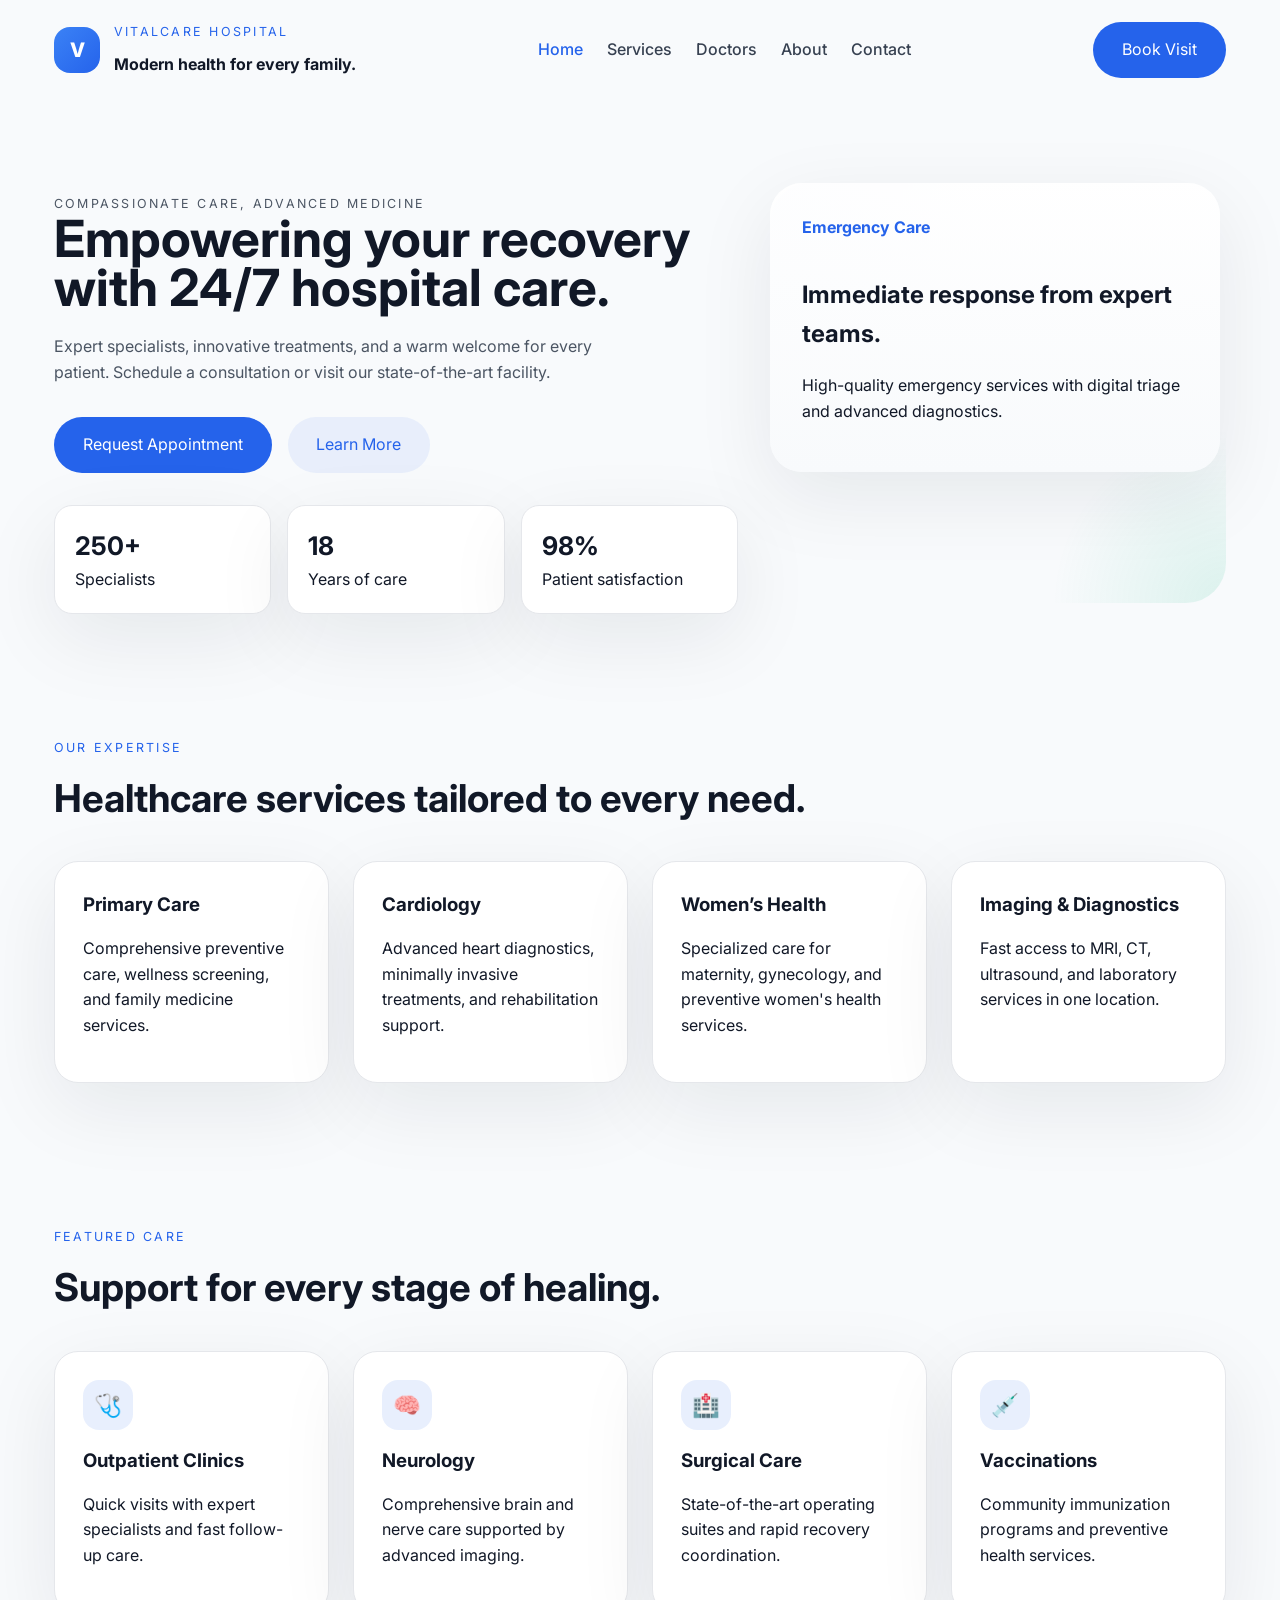
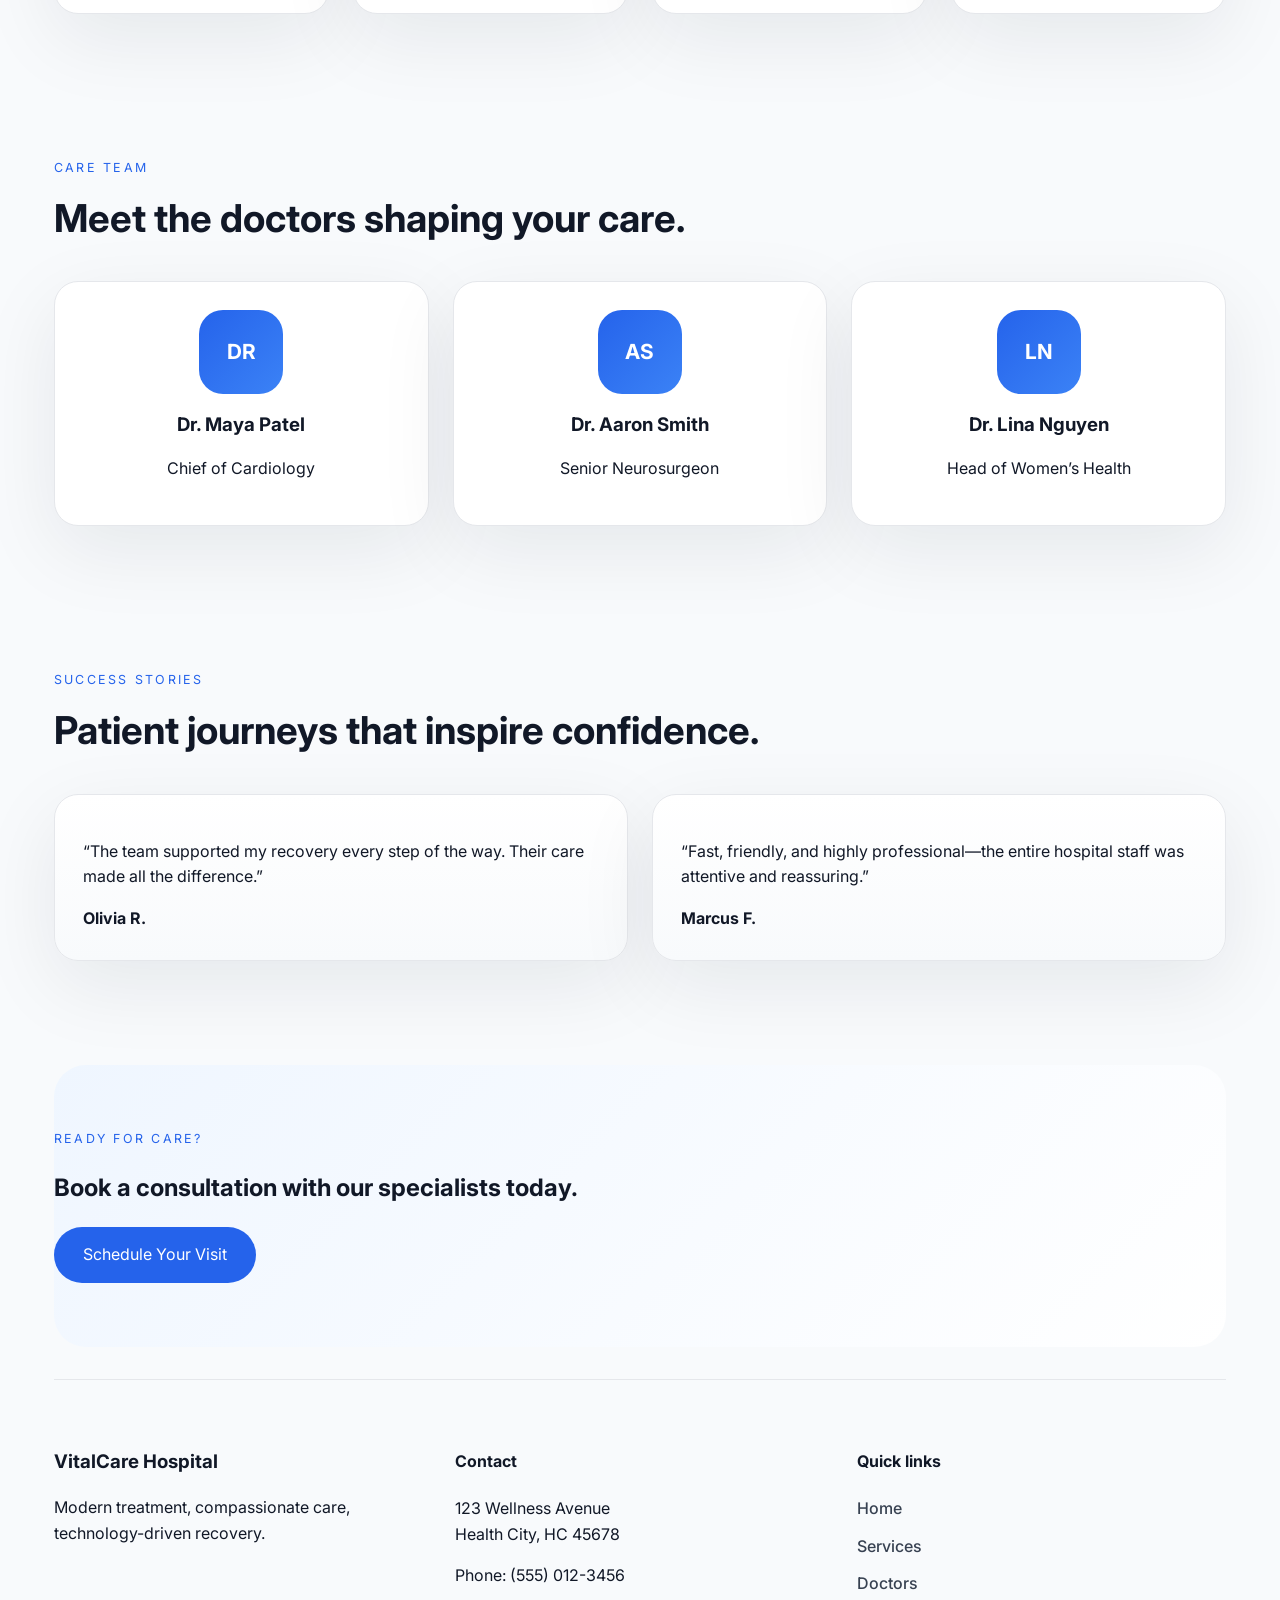
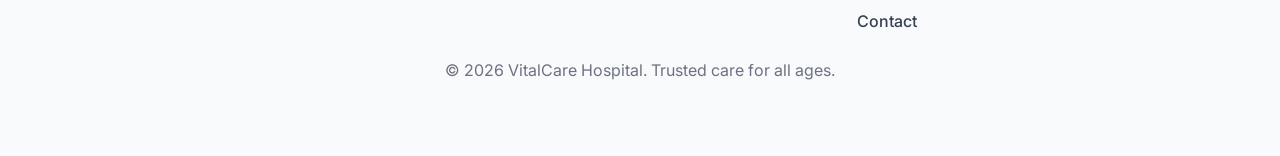
<file: index.html>
<!DOCTYPE html>
<html lang="en">
<head>
  <meta charset="UTF-8" />
  <meta name="viewport" content="width=device-width, initial-scale=1.0" />
  <title>VitalCare Hospital | Modern Health Services</title>
  <link rel="preconnect" href="https://fonts.googleapis.com" />
  <link rel="preconnect" href="https://fonts.gstatic.com" crossorigin />
  <link href="https://fonts.googleapis.com/css2?family=Inter:wght@400;500;600;700;800&display=swap" rel="stylesheet" />
  <link rel="stylesheet" href="css/styles.css" />
</head>
<body>
  <div class="page-shell">
    <header class="site-header">
      <div class="brand">
        <div class="logo-mark">V</div>
        <div>
          <p class="eyebrow">VitalCare Hospital</p>
          <strong>Modern health for every family.</strong>
        </div>
      </div>
      <button class="nav-toggle" aria-label="Toggle navigation">
        <span></span>
        <span></span>
        <span></span>
      </button>
      <nav class="site-nav">
        <a href="index.html" class="active">Home</a>
        <a href="services.html">Services</a>
        <a href="doctors.html">Doctors</a>
        <a href="about.html">About</a>
        <a href="contact.html">Contact</a>
      </nav>
      <a class="button button-primary" href="contact.html">Book Visit</a>
    </header>

    <main>
      <section class="hero-section">
        <div class="hero-copy">
          <p class="eyebrow">Compassionate care, advanced medicine</p>
          <h1>Empowering your recovery with 24/7 hospital care.</h1>
          <p>Expert specialists, innovative treatments, and a warm welcome for every patient. Schedule a consultation or visit our state-of-the-art facility.</p>
          <div class="hero-actions">
            <a class="button button-primary" href="contact.html">Request Appointment</a>
            <a class="button button-secondary" href="about.html">Learn More</a>
          </div>
          <div class="stats-grid">
            <div>
              <strong>250+</strong>
              <span>Specialists</span>
            </div>
            <div>
              <strong>18</strong>
              <span>Years of care</span>
            </div>
            <div>
              <strong>98%</strong>
              <span>Patient satisfaction</span>
            </div>
          </div>
        </div>
        <div class="hero-visual">
          <div class="hero-card">
            <div class="hero-card__tag">Emergency Care</div>
            <h2>Immediate response from expert teams.</h2>
            <p>High-quality emergency services with digital triage and advanced diagnostics.</p>
          </div>
          <div class="hero-pattern"></div>
        </div>
      </section>

      <section class="section section-info">
        <div class="section-heading">
          <p class="eyebrow">Our expertise</p>
          <h2>Healthcare services tailored to every need.</h2>
        </div>
        <div class="feature-grid">
          <article>
            <h3>Primary Care</h3>
            <p>Comprehensive preventive care, wellness screening, and family medicine services.</p>
          </article>
          <article>
            <h3>Cardiology</h3>
            <p>Advanced heart diagnostics, minimally invasive treatments, and rehabilitation support.</p>
          </article>
          <article>
            <h3>Women’s Health</h3>
            <p>Specialized care for maternity, gynecology, and preventive women's health services.</p>
          </article>
          <article>
            <h3>Imaging & Diagnostics</h3>
            <p>Fast access to MRI, CT, ultrasound, and laboratory services in one location.</p>
          </article>
        </div>
      </section>

      <section class="section section-services">
        <div class="section-heading">
          <p class="eyebrow">Featured care</p>
          <h2>Support for every stage of healing.</h2>
        </div>
        <div class="services-grid">
          <article>
            <span class="service-icon">🩺</span>
            <h3>Outpatient Clinics</h3>
            <p>Quick visits with expert specialists and fast follow-up care.</p>
          </article>
          <article>
            <span class="service-icon">🧠</span>
            <h3>Neurology</h3>
            <p>Comprehensive brain and nerve care supported by advanced imaging.</p>
          </article>
          <article>
            <span class="service-icon">🏥</span>
            <h3>Surgical Care</h3>
            <p>State-of-the-art operating suites and rapid recovery coordination.</p>
          </article>
          <article>
            <span class="service-icon">💉</span>
            <h3>Vaccinations</h3>
            <p>Community immunization programs and preventive health services.</p>
          </article>
        </div>
      </section>

      <section class="section section-team">
        <div class="section-heading">
          <p class="eyebrow">Care team</p>
          <h2>Meet the doctors shaping your care.</h2>
        </div>
        <div class="team-grid">
          <article>
            <div class="avatar">DR</div>
            <h3>Dr. Maya Patel</h3>
            <p>Chief of Cardiology</p>
          </article>
          <article>
            <div class="avatar">AS</div>
            <h3>Dr. Aaron Smith</h3>
            <p>Senior Neurosurgeon</p>
          </article>
          <article>
            <div class="avatar">LN</div>
            <h3>Dr. Lina Nguyen</h3>
            <p>Head of Women’s Health</p>
          </article>
        </div>
      </section>

      <section class="section section-testimonials">
        <div class="section-heading">
          <p class="eyebrow">Success stories</p>
          <h2>Patient journeys that inspire confidence.</h2>
        </div>
        <div class="testimonial-grid">
          <article>
            <p>“The team supported my recovery every step of the way. Their care made all the difference.”</p>
            <strong>Olivia R.</strong>
          </article>
          <article>
            <p>“Fast, friendly, and highly professional—the entire hospital staff was attentive and reassuring.”</p>
            <strong>Marcus F.</strong>
          </article>
        </div>
      </section>

      <section class="section section-cta">
        <div>
          <p class="eyebrow">Ready for care?</p>
          <h2>Book a consultation with our specialists today.</h2>
          <a class="button button-primary" href="contact.html">Schedule Your Visit</a>
        </div>
      </section>
    </main>

    <footer class="site-footer">
      <div class="footer-grid">
        <div>
          <h3>VitalCare Hospital</h3>
          <p>Modern treatment, compassionate care, technology-driven recovery.</p>
        </div>
        <div>
          <h4>Contact</h4>
          <p>123 Wellness Avenue<br />Health City, HC 45678</p>
          <p>Phone: (555) 012-3456</p>
        </div>
        <div>
          <h4>Quick links</h4>
          <nav class="footer-nav">
            <a href="index.html">Home</a>
            <a href="services.html">Services</a>
            <a href="doctors.html">Doctors</a>
            <a href="contact.html">Contact</a>
          </nav>
        </div>
      </div>
      <p class="footer-note">© <span id="year"></span> VitalCare Hospital. Trusted care for all ages.</p>
    </footer>
  </div>
  <script src="js/main.js"></script>
</body>
</html>
</file>
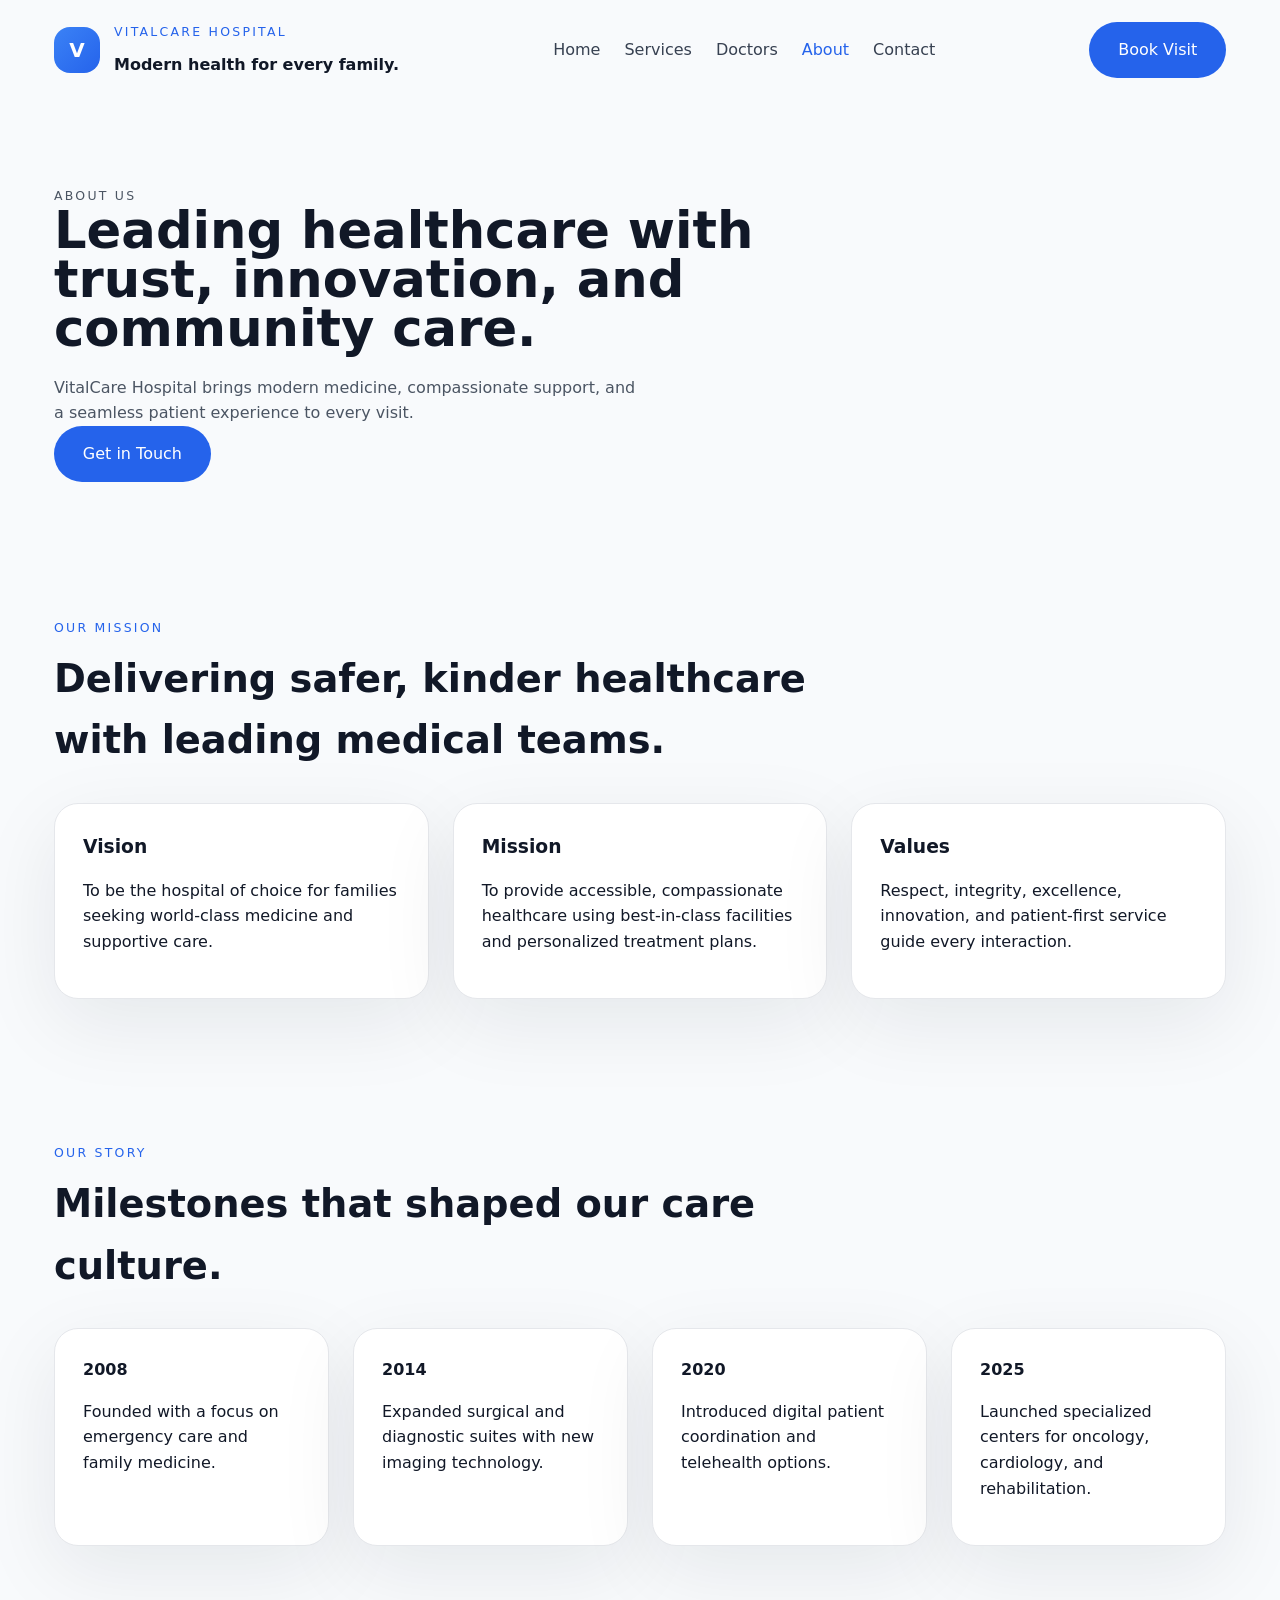
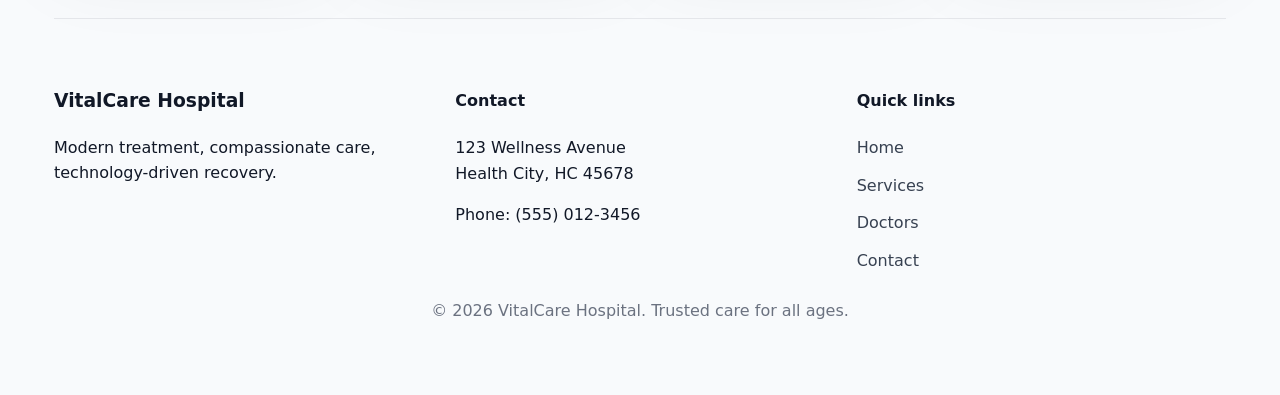
<file: about.html>
<!DOCTYPE html>
<html lang="en">
<head>
  <meta charset="UTF-8" />
  <meta name="viewport" content="width=device-width, initial-scale=1.0" />
  <title>About | VitalCare Hospital</title>
  <link rel="stylesheet" href="css/styles.css" />
</head>
<body>
  <div class="page-shell">
    <header class="site-header">
      <div class="brand">
        <div class="logo-mark">V</div>
        <div>
          <p class="eyebrow">VitalCare Hospital</p>
          <strong>Modern health for every family.</strong>
        </div>
      </div>
      <button class="nav-toggle" aria-label="Toggle navigation">
        <span></span>
        <span></span>
        <span></span>
      </button>
      <nav class="site-nav">
        <a href="index.html">Home</a>
        <a href="services.html">Services</a>
        <a href="doctors.html">Doctors</a>
        <a href="about.html" class="active">About</a>
        <a href="contact.html">Contact</a>
      </nav>
      <a class="button button-primary" href="contact.html">Book Visit</a>
    </header>

    <main>
      <section class="page-hero">
        <div>
          <p class="eyebrow">About us</p>
          <h1>Leading healthcare with trust, innovation, and community care.</h1>
          <p>VitalCare Hospital brings modern medicine, compassionate support, and a seamless patient experience to every visit.</p>
          <a class="button button-primary" href="contact.html">Get in Touch</a>
        </div>
      </section>

      <section class="section section-about">
        <div class="section-heading">
          <p class="eyebrow">Our mission</p>
          <h2>Delivering safer, kinder healthcare with leading medical teams.</h2>
        </div>
        <div class="about-grid">
          <article>
            <h3>Vision</h3>
            <p>To be the hospital of choice for families seeking world-class medicine and supportive care.</p>
          </article>
          <article>
            <h3>Mission</h3>
            <p>To provide accessible, compassionate healthcare using best-in-class facilities and personalized treatment plans.</p>
          </article>
          <article>
            <h3>Values</h3>
            <p>Respect, integrity, excellence, innovation, and patient-first service guide every interaction.</p>
          </article>
        </div>
      </section>

      <section class="section section-timeline">
        <div class="section-heading">
          <p class="eyebrow">Our story</p>
          <h2>Milestones that shaped our care culture.</h2>
        </div>
        <div class="timeline-grid">
          <div>
            <strong>2008</strong>
            <p>Founded with a focus on emergency care and family medicine.</p>
          </div>
          <div>
            <strong>2014</strong>
            <p>Expanded surgical and diagnostic suites with new imaging technology.</p>
          </div>
          <div>
            <strong>2020</strong>
            <p>Introduced digital patient coordination and telehealth options.</p>
          </div>
          <div>
            <strong>2025</strong>
            <p>Launched specialized centers for oncology, cardiology, and rehabilitation.</p>
          </div>
        </div>
      </section>
    </main>

    <footer class="site-footer">
      <div class="footer-grid">
        <div>
          <h3>VitalCare Hospital</h3>
          <p>Modern treatment, compassionate care, technology-driven recovery.</p>
        </div>
        <div>
          <h4>Contact</h4>
          <p>123 Wellness Avenue<br />Health City, HC 45678</p>
          <p>Phone: (555) 012-3456</p>
        </div>
        <div>
          <h4>Quick links</h4>
          <nav class="footer-nav">
            <a href="index.html">Home</a>
            <a href="services.html">Services</a>
            <a href="doctors.html">Doctors</a>
            <a href="contact.html">Contact</a>
          </nav>
        </div>
      </div>
      <p class="footer-note">© <span id="year"></span> VitalCare Hospital. Trusted care for all ages.</p>
    </footer>
  </div>
  <script src="js/main.js"></script>
</body>
</html>
</file>
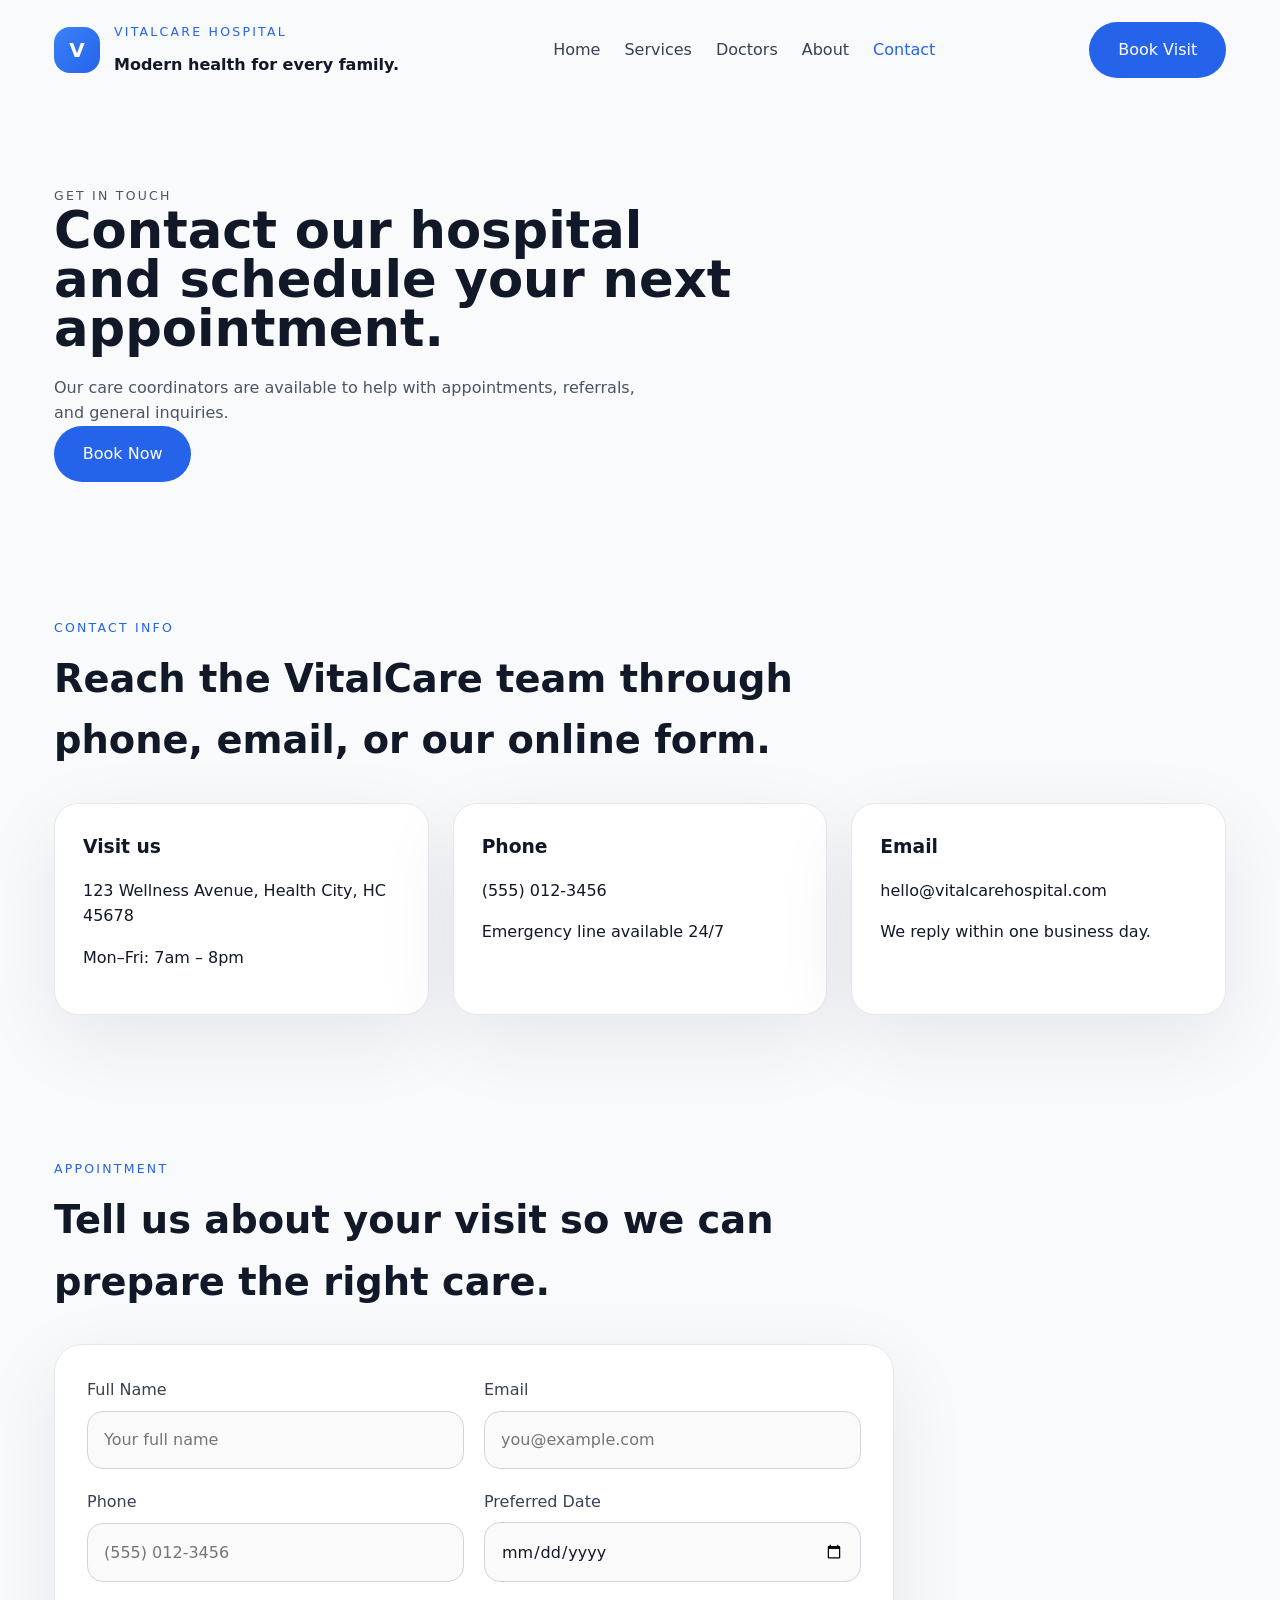
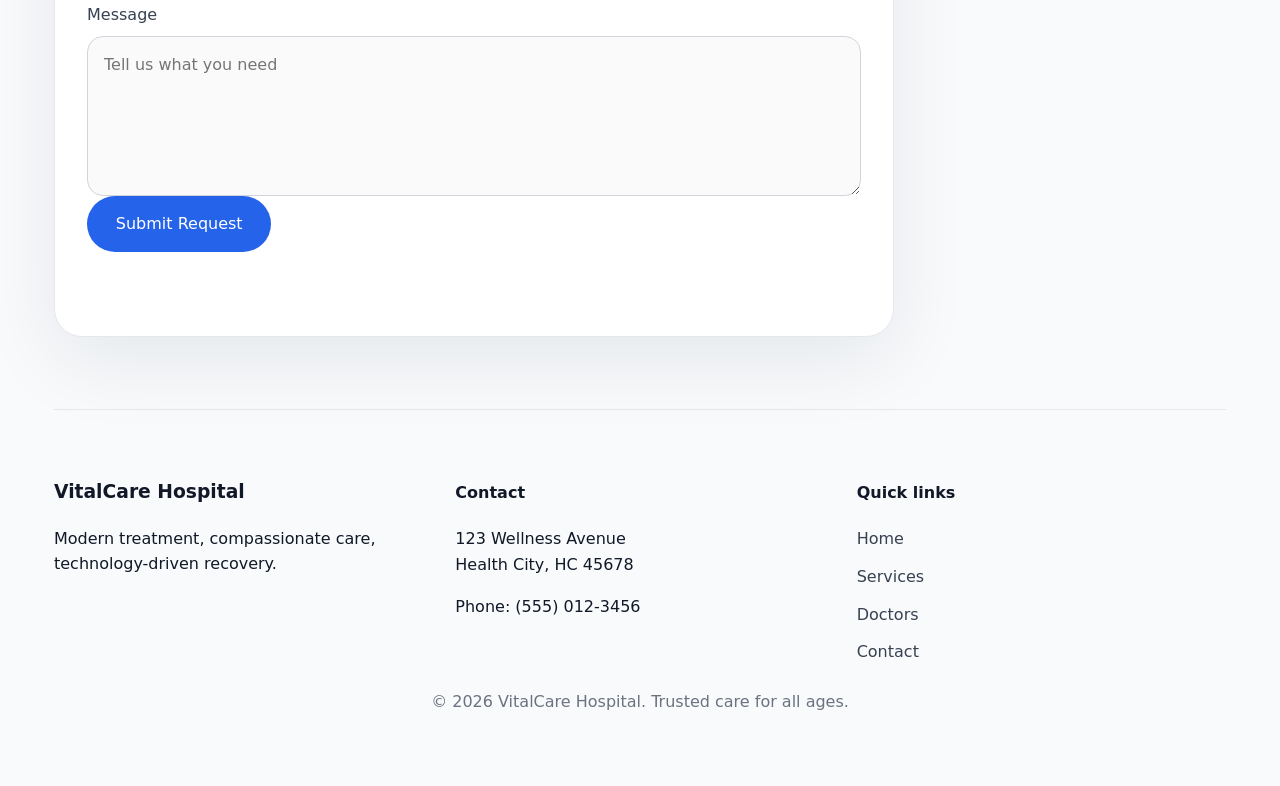
<file: contact.html>
<!DOCTYPE html>
<html lang="en">
<head>
  <meta charset="UTF-8" />
  <meta name="viewport" content="width=device-width, initial-scale=1.0" />
  <title>Contact | VitalCare Hospital</title>
  <link rel="stylesheet" href="css/styles.css" />
</head>
<body>
  <div class="page-shell">
    <header class="site-header">
      <div class="brand">
        <div class="logo-mark">V</div>
        <div>
          <p class="eyebrow">VitalCare Hospital</p>
          <strong>Modern health for every family.</strong>
        </div>
      </div>
      <button class="nav-toggle" aria-label="Toggle navigation">
        <span></span>
        <span></span>
        <span></span>
      </button>
      <nav class="site-nav">
        <a href="index.html">Home</a>
        <a href="services.html">Services</a>
        <a href="doctors.html">Doctors</a>
        <a href="about.html">About</a>
        <a href="contact.html" class="active">Contact</a>
      </nav>
      <a class="button button-primary" href="contact.html">Book Visit</a>
    </header>

    <main>
      <section class="page-hero">
        <div>
          <p class="eyebrow">Get in touch</p>
          <h1>Contact our hospital and schedule your next appointment.</h1>
          <p>Our care coordinators are available to help with appointments, referrals, and general inquiries.</p>
          <a class="button button-primary" href="#appointment-form">Book Now</a>
        </div>
      </section>

      <section class="section section-contact">
        <div class="section-heading">
          <p class="eyebrow">Contact info</p>
          <h2>Reach the VitalCare team through phone, email, or our online form.</h2>
        </div>
        <div class="contact-grid">
          <div class="contact-card">
            <h3>Visit us</h3>
            <p>123 Wellness Avenue, Health City, HC 45678</p>
            <p>Mon–Fri: 7am – 8pm</p>
          </div>
          <div class="contact-card">
            <h3>Phone</h3>
            <p>(555) 012-3456</p>
            <p>Emergency line available 24/7</p>
          </div>
          <div class="contact-card">
            <h3>Email</h3>
            <p>hello@vitalcarehospital.com</p>
            <p>We reply within one business day.</p>
          </div>
        </div>
      </section>

      <section class="section section-appointment" id="appointment-form">
        <div class="section-heading">
          <p class="eyebrow">Appointment</p>
          <h2>Tell us about your visit so we can prepare the right care.</h2>
        </div>
        <form class="form-card" id="contact-form">
          <div class="form-grid">
            <label>
              Full Name
              <input type="text" name="name" placeholder="Your full name" required />
            </label>
            <label>
              Email
              <input type="email" name="email" placeholder="you@example.com" required />
            </label>
            <label>
              Phone
              <input type="tel" name="phone" placeholder="(555) 012-3456" required />
            </label>
            <label>
              Preferred Date
              <input type="date" name="date" required />
            </label>
            <label class="full-width">
              Message
              <textarea name="message" rows="5" placeholder="Tell us what you need" required></textarea>
            </label>
          </div>
          <button class="button button-primary" type="submit">Submit Request</button>
          <p id="form-message" class="form-message" aria-live="polite"></p>
        </form>
      </section>
    </main>

    <footer class="site-footer">
      <div class="footer-grid">
        <div>
          <h3>VitalCare Hospital</h3>
          <p>Modern treatment, compassionate care, technology-driven recovery.</p>
        </div>
        <div>
          <h4>Contact</h4>
          <p>123 Wellness Avenue<br />Health City, HC 45678</p>
          <p>Phone: (555) 012-3456</p>
        </div>
        <div>
          <h4>Quick links</h4>
          <nav class="footer-nav">
            <a href="index.html">Home</a>
            <a href="services.html">Services</a>
            <a href="doctors.html">Doctors</a>
            <a href="contact.html">Contact</a>
          </nav>
        </div>
      </div>
      <p class="footer-note">© <span id="year"></span> VitalCare Hospital. Trusted care for all ages.</p>
    </footer>
  </div>
  <script src="js/main.js"></script>
</body>
</html>
</file>
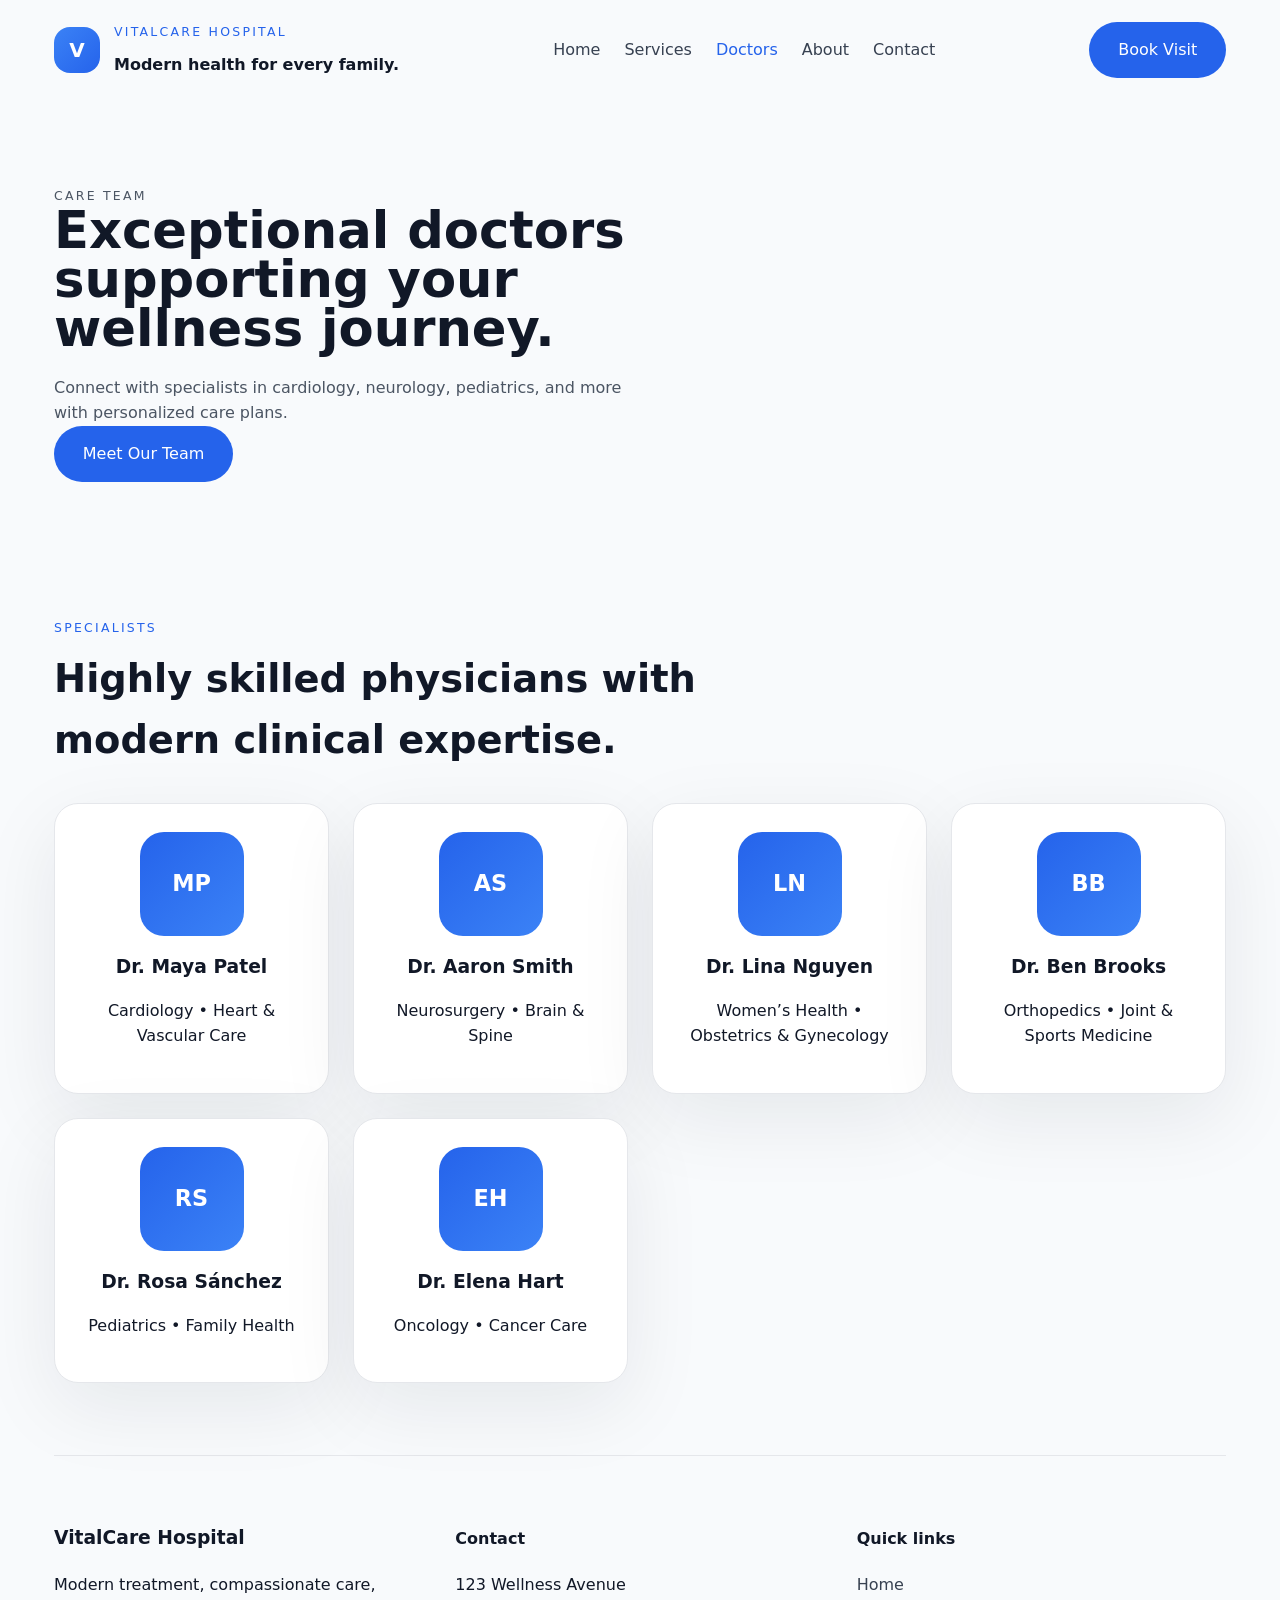
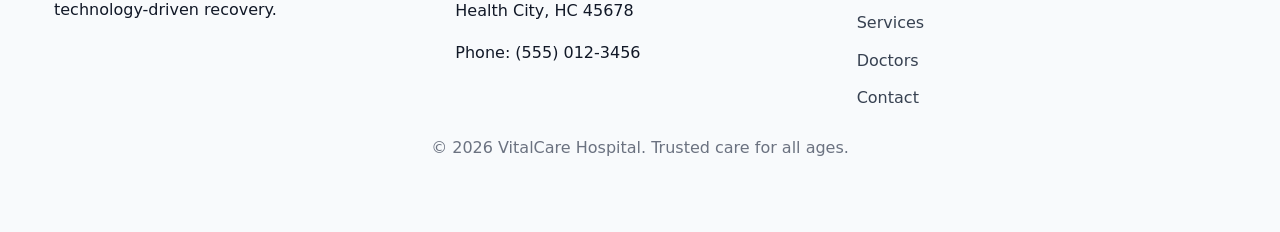
<file: doctors.html>
<!DOCTYPE html>
<html lang="en">
<head>
  <meta charset="UTF-8" />
  <meta name="viewport" content="width=device-width, initial-scale=1.0" />
  <title>Doctors | VitalCare Hospital</title>
  <link rel="stylesheet" href="css/styles.css" />
</head>
<body>
  <div class="page-shell">
    <header class="site-header">
      <div class="brand">
        <div class="logo-mark">V</div>
        <div>
          <p class="eyebrow">VitalCare Hospital</p>
          <strong>Modern health for every family.</strong>
        </div>
      </div>
      <button class="nav-toggle" aria-label="Toggle navigation">
        <span></span>
        <span></span>
        <span></span>
      </button>
      <nav class="site-nav">
        <a href="index.html">Home</a>
        <a href="services.html">Services</a>
        <a href="doctors.html" class="active">Doctors</a>
        <a href="about.html">About</a>
        <a href="contact.html">Contact</a>
      </nav>
      <a class="button button-primary" href="contact.html">Book Visit</a>
    </header>

    <main>
      <section class="page-hero">
        <div>
          <p class="eyebrow">Care team</p>
          <h1>Exceptional doctors supporting your wellness journey.</h1>
          <p>Connect with specialists in cardiology, neurology, pediatrics, and more with personalized care plans.</p>
          <a class="button button-primary" href="contact.html">Meet Our Team</a>
        </div>
      </section>

      <section class="section section-team-list">
        <div class="section-heading">
          <p class="eyebrow">Specialists</p>
          <h2>Highly skilled physicians with modern clinical expertise.</h2>
        </div>
        <div class="team-grid team-profile-grid">
          <article>
            <div class="avatar large">MP</div>
            <h3>Dr. Maya Patel</h3>
            <p>Cardiology • Heart & Vascular Care</p>
          </article>
          <article>
            <div class="avatar large">AS</div>
            <h3>Dr. Aaron Smith</h3>
            <p>Neurosurgery • Brain & Spine</p>
          </article>
          <article>
            <div class="avatar large">LN</div>
            <h3>Dr. Lina Nguyen</h3>
            <p>Women’s Health • Obstetrics & Gynecology</p>
          </article>
          <article>
            <div class="avatar large">BB</div>
            <h3>Dr. Ben Brooks</h3>
            <p>Orthopedics • Joint & Sports Medicine</p>
          </article>
          <article>
            <div class="avatar large">RS</div>
            <h3>Dr. Rosa Sánchez</h3>
            <p>Pediatrics • Family Health</p>
          </article>
          <article>
            <div class="avatar large">EH</div>
            <h3>Dr. Elena Hart</h3>
            <p>Oncology • Cancer Care</p>
          </article>
        </div>
      </section>
    </main>

    <footer class="site-footer">
      <div class="footer-grid">
        <div>
          <h3>VitalCare Hospital</h3>
          <p>Modern treatment, compassionate care, technology-driven recovery.</p>
        </div>
        <div>
          <h4>Contact</h4>
          <p>123 Wellness Avenue<br />Health City, HC 45678</p>
          <p>Phone: (555) 012-3456</p>
        </div>
        <div>
          <h4>Quick links</h4>
          <nav class="footer-nav">
            <a href="index.html">Home</a>
            <a href="services.html">Services</a>
            <a href="doctors.html">Doctors</a>
            <a href="contact.html">Contact</a>
          </nav>
        </div>
      </div>
      <p class="footer-note">© <span id="year"></span> VitalCare Hospital. Trusted care for all ages.</p>
    </footer>
  </div>
  <script src="js/main.js"></script>
</body>
</html>
</file>
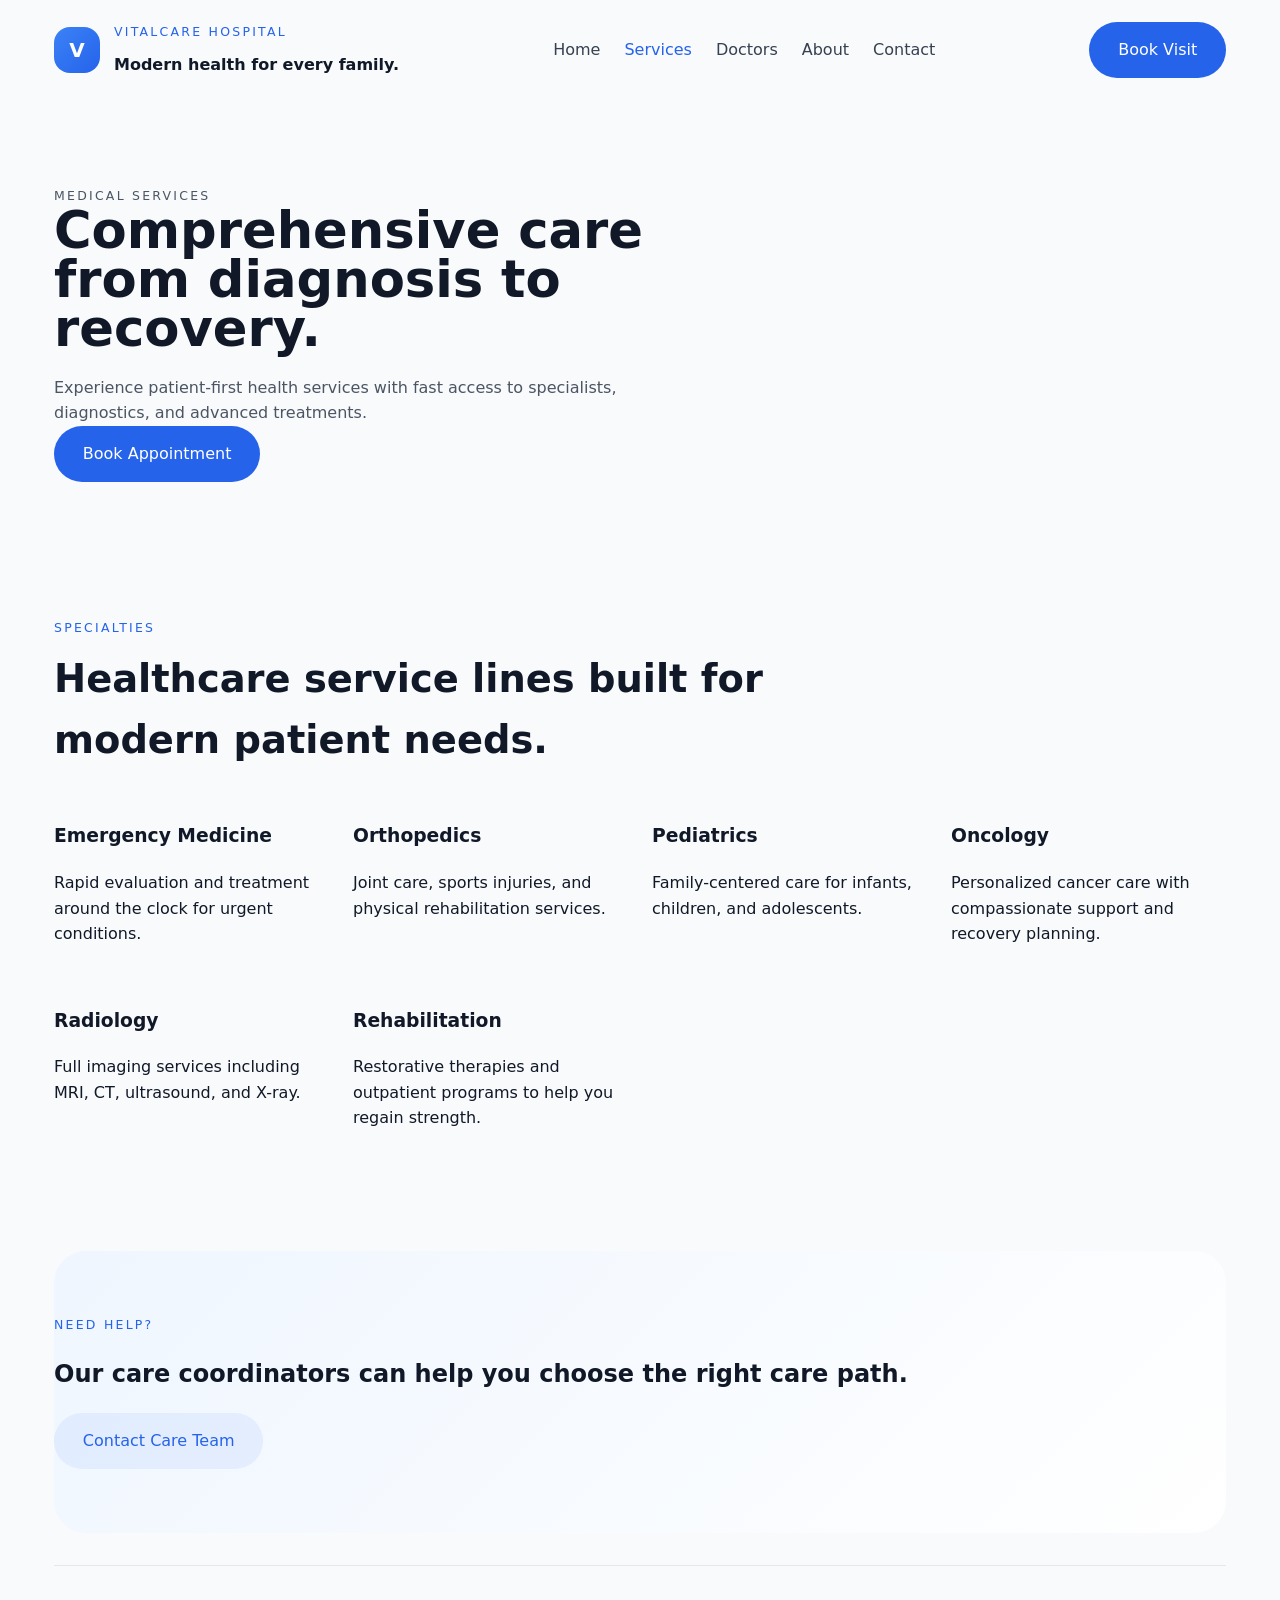
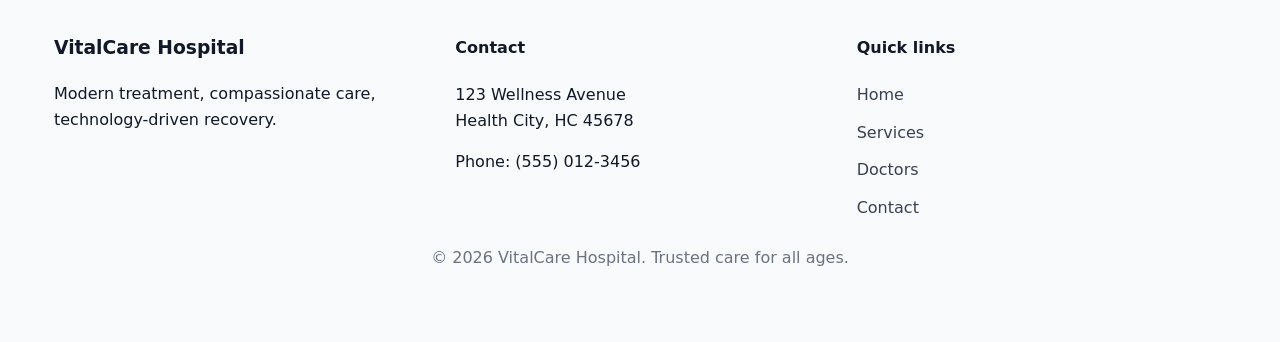
<file: services.html>
<!DOCTYPE html>
<html lang="en">
<head>
  <meta charset="UTF-8" />
  <meta name="viewport" content="width=device-width, initial-scale=1.0" />
  <title>Services | VitalCare Hospital</title>
  <link rel="stylesheet" href="css/styles.css" />
</head>
<body>
  <div class="page-shell">
    <header class="site-header">
      <div class="brand">
        <div class="logo-mark">V</div>
        <div>
          <p class="eyebrow">VitalCare Hospital</p>
          <strong>Modern health for every family.</strong>
        </div>
      </div>
      <button class="nav-toggle" aria-label="Toggle navigation">
        <span></span>
        <span></span>
        <span></span>
      </button>
      <nav class="site-nav">
        <a href="index.html">Home</a>
        <a href="services.html" class="active">Services</a>
        <a href="doctors.html">Doctors</a>
        <a href="about.html">About</a>
        <a href="contact.html">Contact</a>
      </nav>
      <a class="button button-primary" href="contact.html">Book Visit</a>
    </header>

    <main>
      <section class="page-hero">
        <div>
          <p class="eyebrow">Medical services</p>
          <h1>Comprehensive care from diagnosis to recovery.</h1>
          <p>Experience patient-first health services with fast access to specialists, diagnostics, and advanced treatments.</p>
          <a class="button button-primary" href="contact.html">Book Appointment</a>
        </div>
      </section>

      <section class="section section-services-list">
        <div class="section-heading">
          <p class="eyebrow">Specialties</p>
          <h2>Healthcare service lines built for modern patient needs.</h2>
        </div>
        <div class="service-details-grid">
          <article>
            <h3>Emergency Medicine</h3>
            <p>Rapid evaluation and treatment around the clock for urgent conditions.</p>
          </article>
          <article>
            <h3>Orthopedics</h3>
            <p>Joint care, sports injuries, and physical rehabilitation services.</p>
          </article>
          <article>
            <h3>Pediatrics</h3>
            <p>Family-centered care for infants, children, and adolescents.</p>
          </article>
          <article>
            <h3>Oncology</h3>
            <p>Personalized cancer care with compassionate support and recovery planning.</p>
          </article>
          <article>
            <h3>Radiology</h3>
            <p>Full imaging services including MRI, CT, ultrasound, and X-ray.</p>
          </article>
          <article>
            <h3>Rehabilitation</h3>
            <p>Restorative therapies and outpatient programs to help you regain strength.</p>
          </article>
        </div>
      </section>

      <section class="section section-cta-alt">
        <div>
          <p class="eyebrow">Need help?</p>
          <h2>Our care coordinators can help you choose the right care path.</h2>
          <a class="button button-secondary" href="contact.html">Contact Care Team</a>
        </div>
      </section>
    </main>

    <footer class="site-footer">
      <div class="footer-grid">
        <div>
          <h3>VitalCare Hospital</h3>
          <p>Modern treatment, compassionate care, technology-driven recovery.</p>
        </div>
        <div>
          <h4>Contact</h4>
          <p>123 Wellness Avenue<br />Health City, HC 45678</p>
          <p>Phone: (555) 012-3456</p>
        </div>
        <div>
          <h4>Quick links</h4>
          <nav class="footer-nav">
            <a href="index.html">Home</a>
            <a href="services.html">Services</a>
            <a href="doctors.html">Doctors</a>
            <a href="contact.html">Contact</a>
          </nav>
        </div>
      </div>
      <p class="footer-note">© <span id="year"></span> VitalCare Hospital. Trusted care for all ages.</p>
    </footer>
  </div>
  <script src="js/main.js"></script>
</body>
</html>
</file>
<file: css/styles.css>
:root {
  color-scheme: light;
  font-family: 'Inter', system-ui, -apple-system, BlinkMacSystemFont, 'Segoe UI', sans-serif;
  font-size: 16px;
  line-height: 1.6;
  color: #111827;
  background: #f8fafc;
  --bg: #f8fafc;
  --surface: #ffffff;
  --surface-strong: #111827;
  --primary: #2563eb;
  --primary-light: #e0f2fe;
  --muted: #6b7280;
  --border: #e5e7eb;
  --shadow: 0 24px 80px rgba(15, 23, 42, 0.08);
}

* {
  box-sizing: border-box;
}

html {
  scroll-behavior: smooth;
}

body {
  margin: 0;
  min-height: 100vh;
  background: var(--bg);
}

img,
svg {
  max-width: 100%;
}

button,
input,
textarea {
  font: inherit;
}

.page-shell {
  max-width: 1220px;
  margin: 0 auto;
  padding: 0 24px 48px;
}

.site-header {
  position: sticky;
  top: 0;
  z-index: 20;
  display: flex;
  align-items: center;
  justify-content: space-between;
  gap: 1rem;
  padding: 22px 0;
  background: rgba(248, 250, 252, 0.95);
  backdrop-filter: blur(16px);
}

.brand {
  display: inline-flex;
  align-items: center;
  gap: 14px;
}

.logo-mark {
  width: 46px;
  height: 46px;
  display: grid;
  place-items: center;
  border-radius: 16px;
  background: linear-gradient(135deg, #3b82f6, #2563eb);
  color: white;
  font-size: 1.25rem;
  font-weight: 800;
}

.eyebrow {
  margin: 0 0 10px;
  color: var(--primary);
  text-transform: uppercase;
  letter-spacing: 0.18em;
  font-size: 0.78rem;
}

.site-nav {
  display: flex;
  gap: 1.5rem;
  align-items: center;
}

.site-nav a,
.footer-nav a {
  color: #374151;
  text-decoration: none;
  font-weight: 500;
}

.site-nav a.active,
.site-nav a:hover {
  color: var(--primary);
}

.button {
  display: inline-flex;
  align-items: center;
  justify-content: center;
  border: 0;
  border-radius: 999px;
  padding: 0.95rem 1.8rem;
  text-decoration: none;
  cursor: pointer;
  transition: transform 0.2s ease, background-color 0.2s ease, color 0.2s ease;
}

.button:hover {
  transform: translateY(-1px);
}

.button-primary {
  color: white;
  background: var(--primary);
}

.button-secondary {
  color: var(--primary);
  background: rgba(37, 99, 235, 0.08);
}

.hero-section,
.page-hero {
  padding: 72px 0 52px;
}

.hero-section {
  display: grid;
  gap: 2rem;
  grid-template-columns: 1.2fr 0.8fr;
  align-items: center;
}

.hero-copy h1,
.page-hero h1 {
  margin: 0;
  font-size: clamp(2.6rem, 4vw, 4.6rem);
  line-height: 0.95;
}

.hero-copy p,
.page-hero p {
  max-width: 58ch;
  color: #4b5563;
  margin: 1.4rem 0 0;
}

.hero-actions {
  display: flex;
  flex-wrap: wrap;
  gap: 1rem;
  margin: 2rem 0;
}

.stats-grid {
  display: grid;
  grid-template-columns: repeat(3, minmax(0, 1fr));
  gap: 1rem;
  margin-top: 2rem;
}

.stats-grid div {
  background: #ffffff;
  border: 1px solid var(--border);
  border-radius: 18px;
  padding: 1.25rem;
  box-shadow: var(--shadow);
}

.stats-grid strong {
  display: block;
  font-size: 1.6rem;
  color: #111827;
}

.hero-visual {
  position: relative;
  min-height: 420px;
}

.hero-card {
  position: relative;
  z-index: 2;
  width: min(100%, 450px);
  padding: 2rem;
  border-radius: 32px;
  background: linear-gradient(180deg, rgba(255,255,255,0.96), #f8fafc 100%);
  box-shadow: var(--shadow);
}

.hero-card__tag {
  display: inline-flex;
  align-items: center;
  gap: 0.5rem;
  margin-bottom: 1rem;
  color: var(--primary);
  font-weight: 700;
}

.hero-pattern {
  position: absolute;
  inset: 0;
  background: radial-gradient(circle at top left, rgba(37, 99, 235, 0.16), transparent 32%),
              radial-gradient(circle at bottom right, rgba(16, 185, 129, 0.12), transparent 28%);
  border-radius: 40px;
}

.section {
  padding: 72px 0;
}

.section-heading {
  max-width: 760px;
  margin-bottom: 2rem;
}

.section-heading h2 {
  font-size: clamp(2rem, 3vw, 3rem);
  margin: 0.5rem 0 0;
}

.feature-grid,
.services-grid,
.team-grid,
.testimonial-grid,
.contact-grid,
.about-grid,
.timeline-grid,
.service-details-grid {
  display: grid;
  gap: 1.5rem;
}

.feature-grid {
  grid-template-columns: repeat(auto-fit, minmax(220px, 1fr));
}

.feature-grid article,
.services-grid article,
.team-grid article,
.testimonial-grid article,
.contact-card,
.about-grid article,
.timeline-grid div {
  padding: 1.75rem;
  border-radius: 24px;
  background: white;
  border: 1px solid var(--border);
  box-shadow: var(--shadow);
}

.feature-grid h3,
.services-grid h3,
.team-grid h3,
.about-grid h3,
.contact-card h3,
.timeline-grid strong {
  margin: 0 0 0.75rem;
}

.services-grid {
  grid-template-columns: repeat(auto-fit, minmax(220px, 1fr));
}

.service-icon {
  display: inline-flex;
  width: 50px;
  height: 50px;
  border-radius: 16px;
  align-items: center;
  justify-content: center;
  background: rgba(37, 99, 235, 0.1);
  font-size: 1.4rem;
  margin-bottom: 1rem;
}

.team-grid {
  grid-template-columns: repeat(auto-fit, minmax(220px, 1fr));
}

.team-grid article {
  text-align: center;
}

.avatar {
  width: 84px;
  height: 84px;
  margin: 0 auto 1rem;
  border-radius: 24px;
  display: grid;
  place-items: center;
  color: white;
  background: linear-gradient(135deg, #2563eb, #3b82f6);
  font-size: 1.3rem;
  font-weight: 700;
}

.avatar.large {
  width: 104px;
  height: 104px;
  font-size: 1.4rem;
}

.testimonial-grid {
  grid-template-columns: repeat(auto-fit, minmax(240px, 1fr));
}

.testimonial-grid article {
  background: linear-gradient(180deg, #ffffff, #f8fafc);
}

.section-cta,
.section-cta-alt {
  padding: 64px 0;
  background: linear-gradient(135deg, #eff6ff, #ffffff);
  border-radius: 32px;
  margin: 2rem 0;
}

.section-cta div,
.section-cta-alt div {
  max-width: 860px;
}

.section-about .about-grid {
  grid-template-columns: repeat(auto-fit, minmax(220px, 1fr));
}

.timeline-grid {
  grid-template-columns: repeat(auto-fit, minmax(200px, 1fr));
}

.page-hero {
  padding: 64px 0;
}

.page-hero div {
  max-width: 700px;
}

.section-services-list .service-details-grid {
  grid-template-columns: repeat(auto-fit, minmax(240px, 1fr));
}

.section-contact .contact-grid {
  grid-template-columns: repeat(auto-fit, minmax(220px, 1fr));
}

.form-card {
  background: white;
  padding: 2rem;
  border-radius: 28px;
  border: 1px solid var(--border);
  box-shadow: var(--shadow);
  max-width: 840px;
}

.form-grid {
  display: grid;
  gap: 1.25rem;
  grid-template-columns: repeat(2, minmax(0, 1fr));
}

label {
  display: grid;
  gap: 0.5rem;
  color: #374151;
  font-weight: 500;
}

input,
textarea {
  width: 100%;
  border: 1px solid #d1d5db;
  border-radius: 16px;
  padding: 0.95rem 1rem;
  background: #fafafa;
  color: #111827;
}

input:focus,
textarea:focus {
  outline: 2px solid rgba(37, 99, 235, 0.25);
  outline-offset: 2px;
}

.full-width {
  grid-column: 1 / -1;
}

.form-message {
  margin-top: 1rem;
  color: #166534;
  min-height: 1.25rem;
}

.site-footer {
  border-top: 1px solid #e5e7eb;
  padding: 48px 0 24px;
}

.footer-grid {
  display: grid;
  grid-template-columns: repeat(auto-fit, minmax(180px, 1fr));
  gap: 2rem;
  margin-bottom: 1.5rem;
}

.footer-nav {
  display: grid;
  gap: 0.75rem;
}

.footer-note {
  margin: 0;
  color: #6b7280;
  text-align: center;
}

.nav-toggle {
  display: none;
  width: 48px;
  height: 48px;
  border: none;
  background: transparent;
  cursor: pointer;
  flex-direction: column;
  justify-content: center;
  gap: 8px;
}

.nav-toggle span {
  display: block;
  width: 100%;
  height: 3px;
  border-radius: 999px;
  background: #111827;
}

@media (max-width: 980px) {
  .hero-section {
    grid-template-columns: 1fr;
  }

  .site-header {
    flex-wrap: wrap;
  }
}

@media (max-width: 820px) {
  .page-shell {
    padding: 0 18px 40px;
  }

  .site-nav {
    position: fixed;
    inset: 80px 0 auto;
    flex-direction: column;
    background: rgba(255,255,255,0.98);
    border-top: 1px solid #e5e7eb;
    padding: 1.5rem 1.25rem 2rem;
    gap: 1rem;
    display: none;
    box-shadow: 0 24px 60px rgba(15, 23, 42, 0.12);
  }

  .site-nav.open {
    display: flex;
  }

  .nav-toggle {
    display: inline-flex;
  }

  .stats-grid,
  .feature-grid,
  .services-grid,
  .team-grid,
  .testimonial-grid,
  .contact-grid,
  .about-grid,
  .timeline-grid,
  .service-details-grid,
  .form-grid {
    grid-template-columns: 1fr;
  }

  .form-card {
    padding: 1.5rem;
  }
}

@media (max-width: 520px) {
  .page-shell {
    padding: 0 16px 32px;
  }

  .hero-copy h1,
  .page-hero h1 {
    font-size: 2.5rem;
  }

  .button {
    width: 100%;
  }
}
</file>
